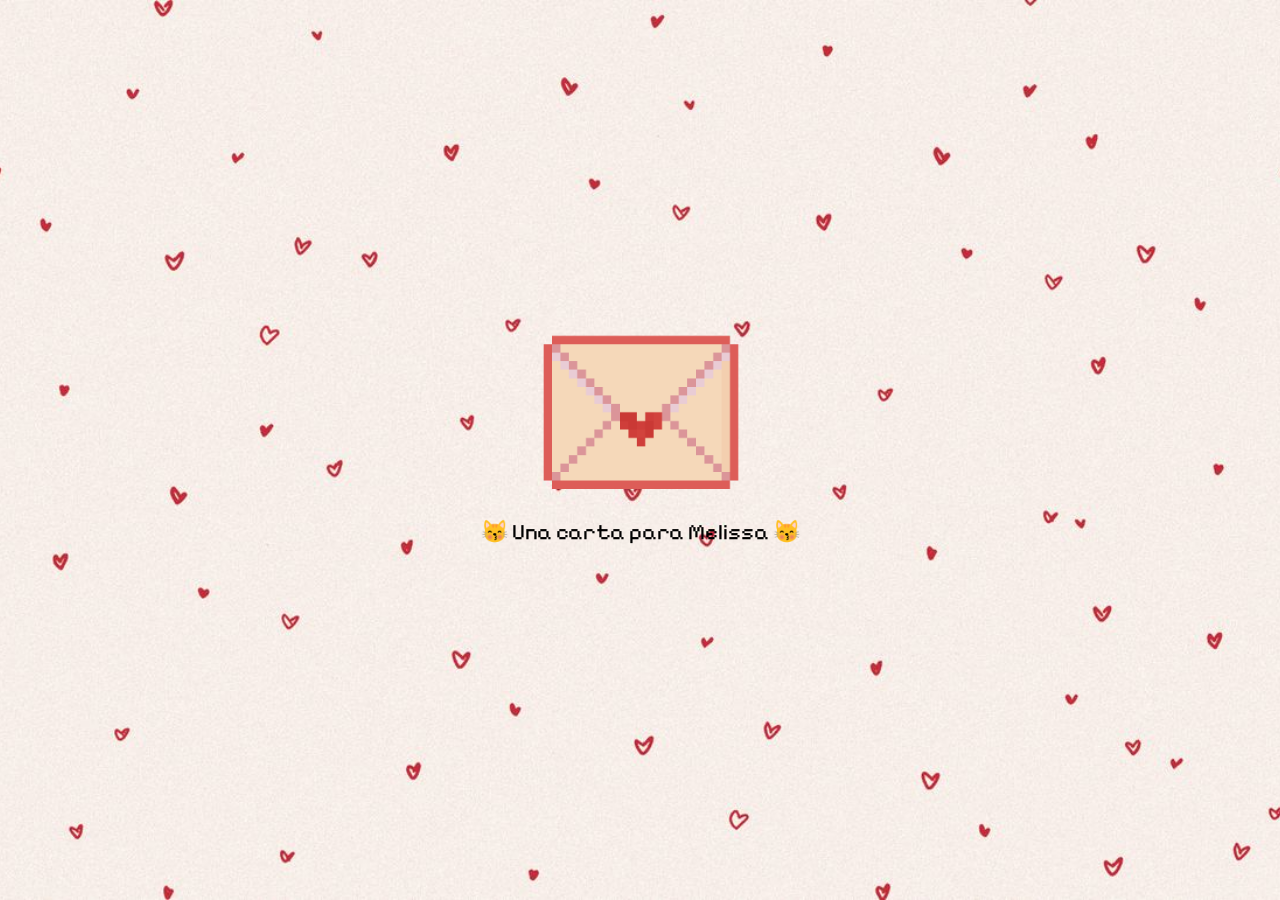
<file: index.html>
<!doctype html>
<html lang="es">
<head>
    <meta charset="UTF-8" />
    <title>Carta para Melissa 💛</title>
    <meta name="viewport" content="width=device-width, initial-scale=1.0" />

    <link rel="stylesheet" href="style.css" />

    <link rel="preconnect" href="https://fonts.googleapis.com" />
    <link rel="preconnect" href="https://fonts.gstatic.com" crossorigin />
    <link href="https://fonts.googleapis.com/css2?family=Aldrich&family=Pixelify+Sans:wght@400..700&display=swap" rel="stylesheet" />
</head>

<body>

    <div id="envelope-container">
        <img src="envelope.png" alt="Envelope" id="envelope" />
        <p>😽 Una carta para Melissa 😽</p>
    </div>

    <div id="letter-container">
        <div class="letter-window">
            <h1 id="letter-title">Melissa… ¿quieres ser mi San Valentín? 💛</h1>

            <img src="cat_heart.gif" class="cat" id="letter-cat" />

            <div class="buttons" id="letter-buttons">
                <img src="yes.png" class="btn yes-btn" alt="Yes" />
                <div class="no-wrapper">
                    <img src="no.png" class="btn no-btn" alt="No" />
                </div>
            </div>

            <p id="final-text" class="final-text" style="display: none">
                <strong>¡Sabía que dirías que sí! ✨ </strong><br>
                Te amo mucho mi amorn 😋💛
            </p>
        </div>
    </div>

    <script src="script.js"></script>

</body>
</html>
</file>
<file: style.css>
body {
    margin: 0;
    height: 100vh;
    display: flex;
    justify-content: center;
    align-items: center;
    background-image: url("heart-bg.jpg");
    background-size: cover;
    background-position: center;
    font-family: "Pixelify Sans", sans-serif;
}

/* Envelope Screen */
#envelope-container {
    text-align: center;
    cursor: pointer;
}

@keyframes pulse {
    0% { transform: scale(1); }
    50% { transform: scale(1.1); }
    100% { transform: scale(1); }
}

#envelope {
    width: 200px;
    animation: pulse 1.5s infinite;
}

/* Letter Screen */
#letter-container {
    display: none;
    position: fixed;
    inset: 0;
    justify-content: center;
    align-items: center;
}

.letter-window {
    width: 90vw;
    max-width: 800px;
    aspect-ratio: 3/2;
    padding: 20px;
    display: flex;
    flex-direction: column;
    justify-content: center;
    align-items: center;
    text-align: center;

    background-image: url("window.png");
    background-size: contain;
    background-repeat: no-repeat;
    background-position: center;

    border-radius: 12px;
    gap: 10px;
    padding-top: 180px;

    transform: scale(1.2);
    opacity: 0;
    transition: transform 0.6s ease, opacity 0.6s ease;
}

.letter-window.open {
    transform: scale(1);
    opacity: 1;
}

h1 {
    font-size: 28px;
    margin: 0;
}

p {
    font-size: 22px;
}

/* Cat */
.cat {
    width: 250px;
    margin: 10px 0;
    transition: width 0.4s ease;
}

.letter-window.final .cat {
    width: 180px;
}

/* Buttons */
.buttons {
    display: flex;
    justify-content: center;
    gap: 30px;
    position: relative;
}

.no-wrapper {
    position: relative;
}

.btn {
    width: 120px;
    user-select: none;
}

.yes-btn {
    cursor: pointer;
}

.no-btn {
    cursor: default;
    transition: transform 0.2s ease;
}

.final-text {
    font-size: 20px;
    line-height: 1.4;
    display: none;
    padding: 10px 20px;
    background-color: rgba(255,240,240,0.6);
    border-radius: 12px;
}
</file>
